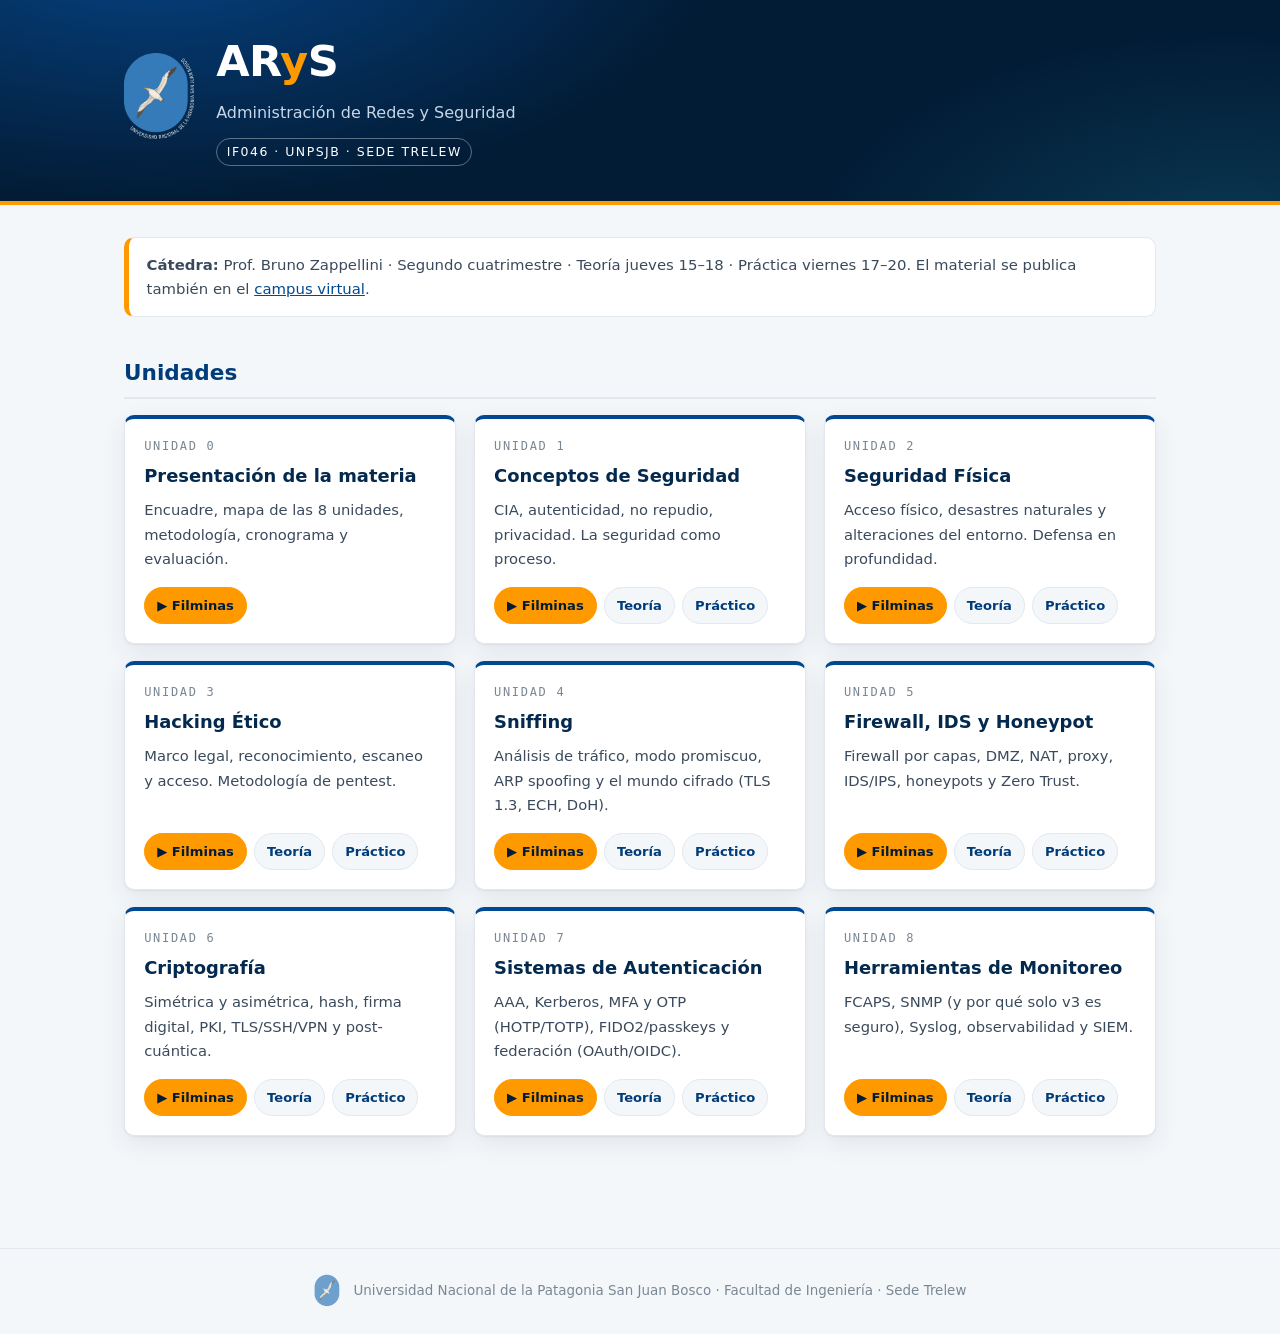
<file: index.html>
<!DOCTYPE html>
<html lang="es">
<head>
  <meta charset="utf-8">
  <meta name="viewport" content="width=device-width, initial-scale=1.0">
  <title>ARyS · Administración de Redes y Seguridad</title>
  <meta name="description" content="Material de la asignatura Administración de Redes y Seguridad (IF046) — UNPSJB, Sede Trelew.">
  <link rel="icon" href="identidad/assets/arys-isotipo.svg">
  <link rel="stylesheet" href="identidad/arys-tokens.css">
  <link rel="stylesheet" href="assets/css/arys-site.css">
</head>
<body>
  <header class="cabecera">
    <div class="interior">
      <img class="escudo" src="identidad/assets/unpsjb-escudo-blanco.png" alt="Escudo UNPSJB">
      <div class="titulos">
        <h1>AR<span class="y">y</span>S</h1>
        <p>Administración de Redes y Seguridad</p>
        <span class="codigo">IF046 · UNPSJB · Sede Trelew</span>
      </div>
    </div>
  </header>

  <main>
    <div class="aviso">
      <strong>Cátedra:</strong> Prof. Bruno Zappellini · Segundo cuatrimestre ·
      Teoría jueves 15–18 · Práctica viernes 17–20.
      El material se publica también en el
      <a href="https://campusvirtual.unp.edu.ar/course/view.php?id=1312">campus virtual</a>.
    </div>

    <h2 class="seccion">Unidades</h2>
    <div class="unidades">

      <article class="unidad">
        <span class="num">Unidad 0</span>
        <h3>Presentación de la materia</h3>
        <p>Encuadre, mapa de las 8 unidades, metodología, cronograma y evaluación.</p>
        <div class="enlaces">
          <a class="btn acento" href="unidades/u00-presentacion/filminas.html">▶ Filminas</a>
        </div>
      </article>

      <article class="unidad">
        <span class="num">Unidad 1</span>
        <h3>Conceptos de Seguridad</h3>
        <p>CIA, autenticidad, no repudio, privacidad. La seguridad como proceso.</p>
        <div class="enlaces">
          <a class="btn acento" href="unidades/u01-conceptos-seguridad/filminas.html">▶ Filminas</a>
          <a class="btn" href="doc.html?md=unidades/u01-conceptos-seguridad/teoria.md">Teoría</a>
          <a class="btn" href="doc.html?md=unidades/u01-conceptos-seguridad/practico.md">Práctico</a>
        </div>
      </article>

      <article class="unidad">
        <span class="num">Unidad 2</span>
        <h3>Seguridad Física</h3>
        <p>Acceso físico, desastres naturales y alteraciones del entorno. Defensa en profundidad.</p>
        <div class="enlaces">
          <a class="btn acento" href="unidades/u02-seguridad-fisica/filminas.html">▶ Filminas</a>
          <a class="btn" href="doc.html?md=unidades/u02-seguridad-fisica/teoria.md">Teoría</a>
          <a class="btn" href="doc.html?md=unidades/u02-seguridad-fisica/practico.md">Práctico</a>
        </div>
      </article>

      <article class="unidad">
        <span class="num">Unidad 3</span>
        <h3>Hacking Ético</h3>
        <p>Marco legal, reconocimiento, escaneo y acceso. Metodología de pentest.</p>
        <div class="enlaces">
          <a class="btn acento" href="unidades/u03-hacking-etico/filminas.html">▶ Filminas</a>
          <a class="btn" href="doc.html?md=unidades/u03-hacking-etico/teoria.md">Teoría</a>
          <a class="btn" href="doc.html?md=unidades/u03-hacking-etico/practico.md">Práctico</a>
        </div>
      </article>

      <article class="unidad">
        <span class="num">Unidad 4</span>
        <h3>Sniffing</h3>
        <p>Análisis de tráfico, modo promiscuo, ARP spoofing y el mundo cifrado (TLS 1.3, ECH, DoH).</p>
        <div class="enlaces">
          <a class="btn acento" href="unidades/u04-sniffing/filminas.html">▶ Filminas</a>
          <a class="btn" href="doc.html?md=unidades/u04-sniffing/teoria.md">Teoría</a>
          <a class="btn" href="doc.html?md=unidades/u04-sniffing/practico.md">Práctico</a>
        </div>
      </article>

      <article class="unidad">
        <span class="num">Unidad 5</span>
        <h3>Firewall, IDS y Honeypot</h3>
        <p>Firewall por capas, DMZ, NAT, proxy, IDS/IPS, honeypots y Zero Trust.</p>
        <div class="enlaces">
          <a class="btn acento" href="unidades/u05-firewall-ids-honeypot/filminas.html">▶ Filminas</a>
          <a class="btn" href="doc.html?md=unidades/u05-firewall-ids-honeypot/teoria.md">Teoría</a>
          <a class="btn" href="doc.html?md=unidades/u05-firewall-ids-honeypot/practico.md">Práctico</a>
        </div>
      </article>

      <article class="unidad">
        <span class="num">Unidad 6</span>
        <h3>Criptografía</h3>
        <p>Simétrica y asimétrica, hash, firma digital, PKI, TLS/SSH/VPN y post-cuántica.</p>
        <div class="enlaces">
          <a class="btn acento" href="unidades/u06-criptografia/filminas.html">▶ Filminas</a>
          <a class="btn" href="doc.html?md=unidades/u06-criptografia/teoria.md">Teoría</a>
          <a class="btn" href="doc.html?md=unidades/u06-criptografia/practico.md">Práctico</a>
        </div>
      </article>

      <article class="unidad">
        <span class="num">Unidad 7</span>
        <h3>Sistemas de Autenticación</h3>
        <p>AAA, Kerberos, MFA y OTP (HOTP/TOTP), FIDO2/passkeys y federación (OAuth/OIDC).</p>
        <div class="enlaces">
          <a class="btn acento" href="unidades/u07-autenticacion/filminas.html">▶ Filminas</a>
          <a class="btn" href="doc.html?md=unidades/u07-autenticacion/teoria.md">Teoría</a>
          <a class="btn" href="doc.html?md=unidades/u07-autenticacion/practico.md">Práctico</a>
        </div>
      </article>

      <article class="unidad">
        <span class="num">Unidad 8</span>
        <h3>Herramientas de Monitoreo</h3>
        <p>FCAPS, SNMP (y por qué solo v3 es seguro), Syslog, observabilidad y SIEM.</p>
        <div class="enlaces">
          <a class="btn acento" href="unidades/u08-monitoreo/filminas.html">▶ Filminas</a>
          <a class="btn" href="doc.html?md=unidades/u08-monitoreo/teoria.md">Teoría</a>
          <a class="btn" href="doc.html?md=unidades/u08-monitoreo/practico.md">Práctico</a>
        </div>
      </article>

    </div>
  </main>

  <footer class="pie">
    <img src="identidad/assets/unpsjb-escudo.png" alt="">
    Universidad Nacional de la Patagonia San Juan Bosco · Facultad de Ingeniería · Sede Trelew
  </footer>
</body>
</html>
</file>
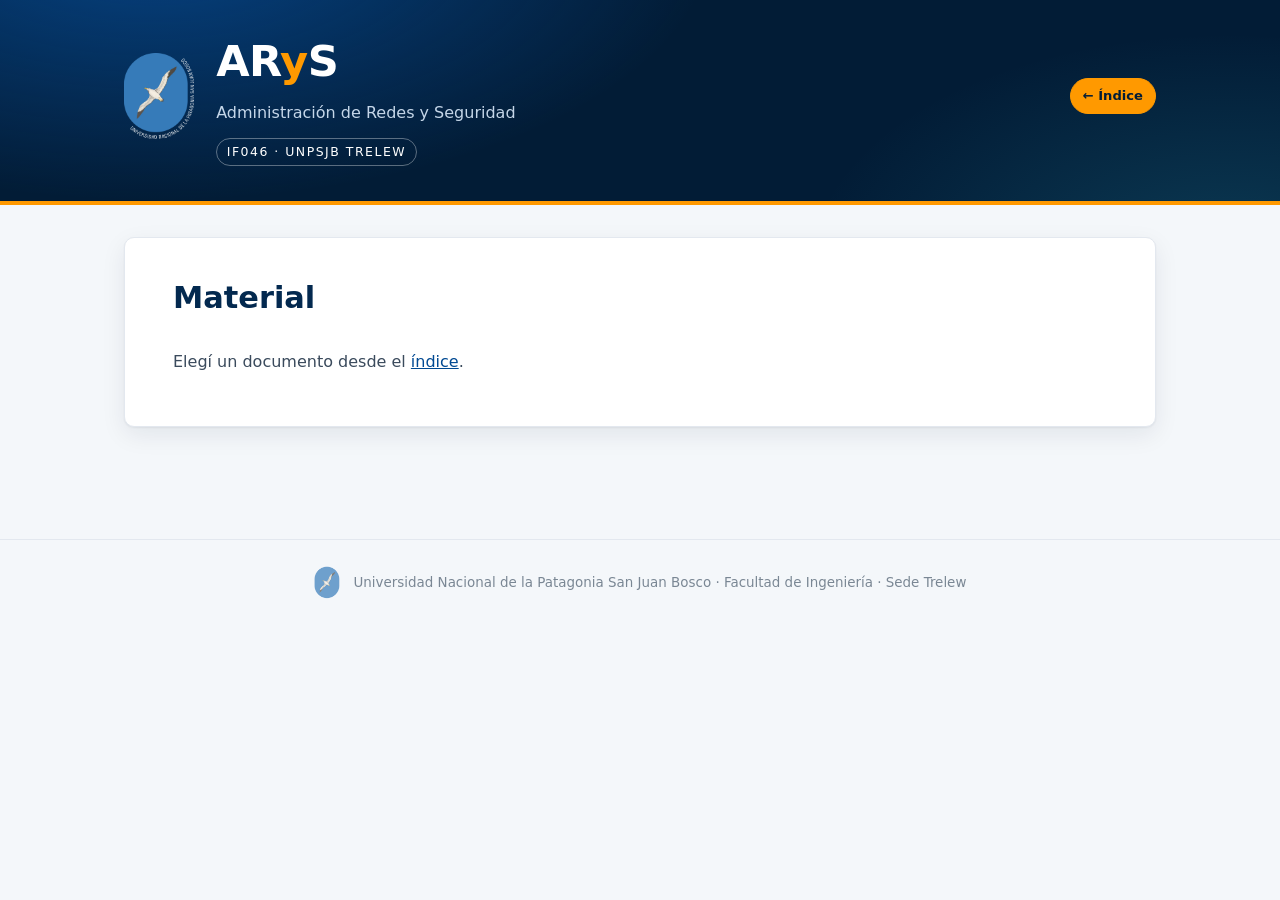
<file: doc.html>
<!DOCTYPE html>
<html lang="es">
<head>
  <meta charset="utf-8">
  <meta name="viewport" content="width=device-width, initial-scale=1.0">
  <title>Material · ARyS</title>
  <link rel="icon" href="identidad/assets/arys-isotipo.svg">
  <link rel="stylesheet" href="identidad/arys-tokens.css">
  <link rel="stylesheet" href="assets/css/arys-site.css">
</head>
<body>
  <header class="cabecera">
    <div class="interior">
      <img class="escudo" src="identidad/assets/unpsjb-escudo-blanco.png" alt="Escudo UNPSJB">
      <div class="titulos">
        <h1>AR<span class="y">y</span>S</h1>
        <p>Administración de Redes y Seguridad</p>
        <span class="codigo">IF046 · UNPSJB Trelew</span>
      </div>
      <a class="btn acento" href="index.html">← Índice</a>
    </div>
  </header>

  <main>
    <article class="doc" id="doc">Cargando…</article>
  </main>

  <footer class="pie">
    <img src="identidad/assets/unpsjb-escudo.png" alt="">
    Universidad Nacional de la Patagonia San Juan Bosco · Facultad de Ingeniería · Sede Trelew
  </footer>

  <script src="assets/vendor/marked/marked.min.js"></script>
  <script>
    const params = new URLSearchParams(location.search);
    const md = params.get('md');
    const target = document.getElementById('doc');

    // Same-origin relative paths only.
    const isSafe = (p) => p && !/^[a-z]+:/i.test(p) && !p.startsWith('//');

    if (!isSafe(md)) {
      target.innerHTML = '<h1>Material</h1><p>Elegí un documento desde el <a href="index.html">índice</a>.</p>';
    } else {
      fetch(md)
        .then(r => { if (!r.ok) throw new Error(`${r.status} — ${md}`); return r.text(); })
        .then(text => {
          target.innerHTML = marked.parse(text);
          const h1 = target.querySelector('h1');
          if (h1) document.title = `${h1.textContent} · ARyS`;
        })
        .catch(err => {
          target.innerHTML = `<h1>No se pudo cargar el material</h1><p><code>${err.message}</code></p>
                              <p>Volver al <a href="index.html">índice</a>.</p>`;
        });
    }
  </script>
</body>
</html>
</file>
<file: identidad/arys-tokens.css>
/* ==========================================================================
   ARyS — Design tokens
   Institutional base: UNPSJB Manual de Identidad Institucional (Res. 505/81)
     - Azul oficial ......... RGB 0 / 73 / 146
     - Amarillo-anaranjado .. RGB 255 / 153 / 0
   Course identity (ARyS) extends that base with semantic colors taken from
   the subject matter: network, threat, control, evidence.
   ========================================================================== */

:root {
  /* --- Institutional (do not alter) --- */
  --unpsjb-azul:            #004992;
  --unpsjb-naranja:         #FF9900;
  --unpsjb-azur:            #3078B4; /* shield field */
  --unpsjb-tinta:           #1A1A1A;

  /* --- ARyS extended palette --- */
  --arys-azul-900:          #021C36;
  --arys-azul-800:          #03294F;
  --arys-azul-700:          #003C7A;
  --arys-azul-600:          #004992;
  --arys-azul-500:          #0A63C4;
  --arys-azul-300:          #6FA8E0;
  --arys-azul-100:          #D6E6F7;

  --arys-naranja:           #FF9900;
  --arys-naranja-claro:     #FFC061;

  /* Semantic — mapped to course concepts */
  --arys-red:               #35C4DC; /* network / traffic          */
  --arys-amenaza:           #E5484D; /* threat / attack / risk      */
  --arys-control:           #3DA35D; /* control / countermeasure    */
  --arys-evidencia:         #A78BFA; /* logging / audit / evidence  */

  /* Neutrals */
  --arys-blanco:            #FFFFFF;
  --arys-niebla:            #F4F7FA;
  --arys-gris-100:          #E3E8EF;
  --arys-gris-300:          #B4C0CE;
  --arys-gris-500:          #7A8794;
  --arys-gris-700:          #3A4A5C;

  /* Typography — system stacks only, so slides render offline */
  --arys-font-titulo: "Trebuchet MS", "Verdana", "DejaVu Sans", system-ui, sans-serif;
  --arys-font-texto:  system-ui, -apple-system, "Segoe UI", Roboto, "Noto Sans", "DejaVu Sans", sans-serif;
  --arys-font-mono:   ui-monospace, "JetBrains Mono", "Fira Code", "DejaVu Sans Mono", Consolas, monospace;

  --arys-radio:       10px;
  --arys-borde:       1px solid var(--arys-gris-100);
  --arys-sombra:      0 1px 2px rgba(2, 28, 54, .06), 0 8px 24px rgba(2, 28, 54, .08);
}
</file>
<file: assets/css/arys-site.css>
/* ==========================================================================
   ARyS — Portal and document reader
   Depends on identidad/arys-tokens.css
   ========================================================================== */

* { box-sizing: border-box; }

body {
  margin: 0;
  font-family: var(--arys-font-texto);
  color: var(--arys-gris-700);
  background: var(--arys-niebla);
  line-height: 1.65;
  -webkit-font-smoothing: antialiased;
}

a { color: var(--arys-azul-600); }

/* --- Institutional header --- */
.cabecera {
  background: var(--arys-azul-900);
  background-image:
    radial-gradient(900px 420px at 12% -30%, rgba(10, 99, 196, .55), transparent 62%),
    radial-gradient(700px 380px at 96% 130%, rgba(53, 196, 220, .18), transparent 60%);
  color: var(--arys-blanco);
  border-bottom: 4px solid var(--arys-naranja);
}
.cabecera .interior {
  max-width: 1080px; margin: 0 auto; padding: 1.6rem 1.5rem 2.2rem;
  display: flex; align-items: center; gap: 1.4rem; flex-wrap: wrap;
}
.cabecera img.escudo { height: 86px; }
.cabecera .titulos { flex: 1 1 320px; }
.cabecera h1 {
  font-family: var(--arys-font-titulo);
  font-size: clamp(1.8rem, 4vw, 2.7rem);
  margin: 0 0 .2rem;
  letter-spacing: -.01em;
}
.cabecera h1 .y { color: var(--arys-naranja); }
.cabecera p { margin: 0; color: var(--arys-azul-100); opacity: .92; }
.cabecera .codigo {
  display: inline-block; margin-top: .7rem; padding: .18rem .6rem;
  border: 1px solid rgba(255, 255, 255, .35); border-radius: 999px;
  font-size: .78rem; letter-spacing: .12em; text-transform: uppercase;
}

main { max-width: 1080px; margin: 0 auto; padding: 2rem 1.5rem 4rem; }

h2.seccion {
  font-family: var(--arys-font-titulo);
  color: var(--arys-azul-700);
  font-size: 1.35rem;
  margin: 2.4rem 0 1rem;
  padding-bottom: .4rem;
  border-bottom: 2px solid var(--arys-gris-100);
}
h2.seccion:first-child { margin-top: 0; }

/* --- Unit cards --- */
.unidades { display: grid; grid-template-columns: repeat(auto-fill, minmax(300px, 1fr)); gap: 1.1rem; }
.unidad {
  background: var(--arys-blanco);
  border: var(--arys-borde);
  border-radius: var(--arys-radio);
  box-shadow: var(--arys-sombra);
  padding: 1.1rem 1.2rem 1.2rem;
  display: flex; flex-direction: column;
  border-top: 4px solid var(--arys-azul-600);
}
.unidad.pendiente { border-top-color: var(--arys-gris-300); opacity: .72; }
.unidad .num {
  font-family: var(--arys-font-mono); font-size: .75rem; letter-spacing: .14em;
  text-transform: uppercase; color: var(--arys-gris-500);
}
.unidad h3 { margin: .25rem 0 .5rem; font-size: 1.12rem; color: var(--arys-azul-800); font-family: var(--arys-font-titulo); }
.unidad p { margin: 0 0 1rem; font-size: .92rem; color: var(--arys-gris-700); flex: 1; }
.unidad .enlaces { display: flex; flex-wrap: wrap; gap: .45rem; }

.btn {
  display: inline-flex; align-items: center; gap: .35rem;
  padding: .4rem .75rem; border-radius: 999px;
  font-size: .82rem; font-weight: 600; text-decoration: none;
  border: 1px solid var(--arys-gris-100); color: var(--arys-azul-700);
  background: var(--arys-niebla); transition: .15s;
}
.btn:hover { background: var(--arys-azul-100); border-color: var(--arys-azul-300); }
.btn.primario { background: var(--arys-azul-600); border-color: var(--arys-azul-600); color: #fff; }
.btn.primario:hover { background: var(--arys-azul-500); }
.btn.acento { background: var(--arys-naranja); border-color: var(--arys-naranja); color: var(--arys-azul-900); }
.btn.acento:hover { background: var(--arys-naranja-claro); }
.btn[aria-disabled="true"] { opacity: .45; pointer-events: none; }

.aviso {
  background: #fff; border: var(--arys-borde); border-left: 5px solid var(--arys-naranja);
  border-radius: var(--arys-radio); padding: .9rem 1.1rem; font-size: .93rem;
}

.pie {
  border-top: 1px solid var(--arys-gris-100);
  margin-top: 3rem; padding: 1.6rem 1.5rem;
  text-align: center; color: var(--arys-gris-500); font-size: .84rem;
}
.pie img { height: 34px; vertical-align: middle; margin-right: .5rem; opacity: .7; }

/* --- Document reader --- */
.doc {
  background: #fff; border: var(--arys-borde); border-radius: var(--arys-radio);
  box-shadow: var(--arys-sombra); padding: 2.2rem clamp(1.1rem, 4vw, 3rem);
}
.doc h1 { font-family: var(--arys-font-titulo); color: var(--arys-azul-800); font-size: 1.9rem; margin-top: 0; }
.doc h2 {
  font-family: var(--arys-font-titulo); color: var(--arys-azul-700);
  margin-top: 2.2rem; padding-bottom: .3rem; border-bottom: 2px solid var(--arys-gris-100);
}
.doc h3 { font-family: var(--arys-font-titulo); color: var(--arys-azul-600); margin-top: 1.6rem; }
.doc code {
  font-family: var(--arys-font-mono); font-size: .88em;
  background: var(--arys-azul-100); color: var(--arys-azul-800);
  padding: .1em .35em; border-radius: 5px;
}
.doc pre {
  background: var(--arys-azul-900); color: #D5E3F0;
  padding: 1rem 1.2rem; border-radius: var(--arys-radio);
  overflow-x: auto; font-size: .86rem;
}
.doc pre code { background: none; color: inherit; padding: 0; }
.doc table { border-collapse: collapse; width: 100%; font-size: .92rem; margin: 1rem 0; display: block; overflow-x: auto; }
.doc th { background: var(--arys-azul-100); text-align: left; padding: .5rem .7rem; border-bottom: 2px solid var(--arys-azul-600); }
.doc td { padding: .5rem .7rem; border-bottom: 1px solid var(--arys-gris-100); }
.doc blockquote {
  margin: 1rem 0; padding: .7rem 1.1rem;
  background: var(--arys-niebla); border-left: 5px solid var(--arys-naranja);
  border-radius: 0 var(--arys-radio) var(--arys-radio) 0;
}
.doc img { max-width: 100%; }
</file>
